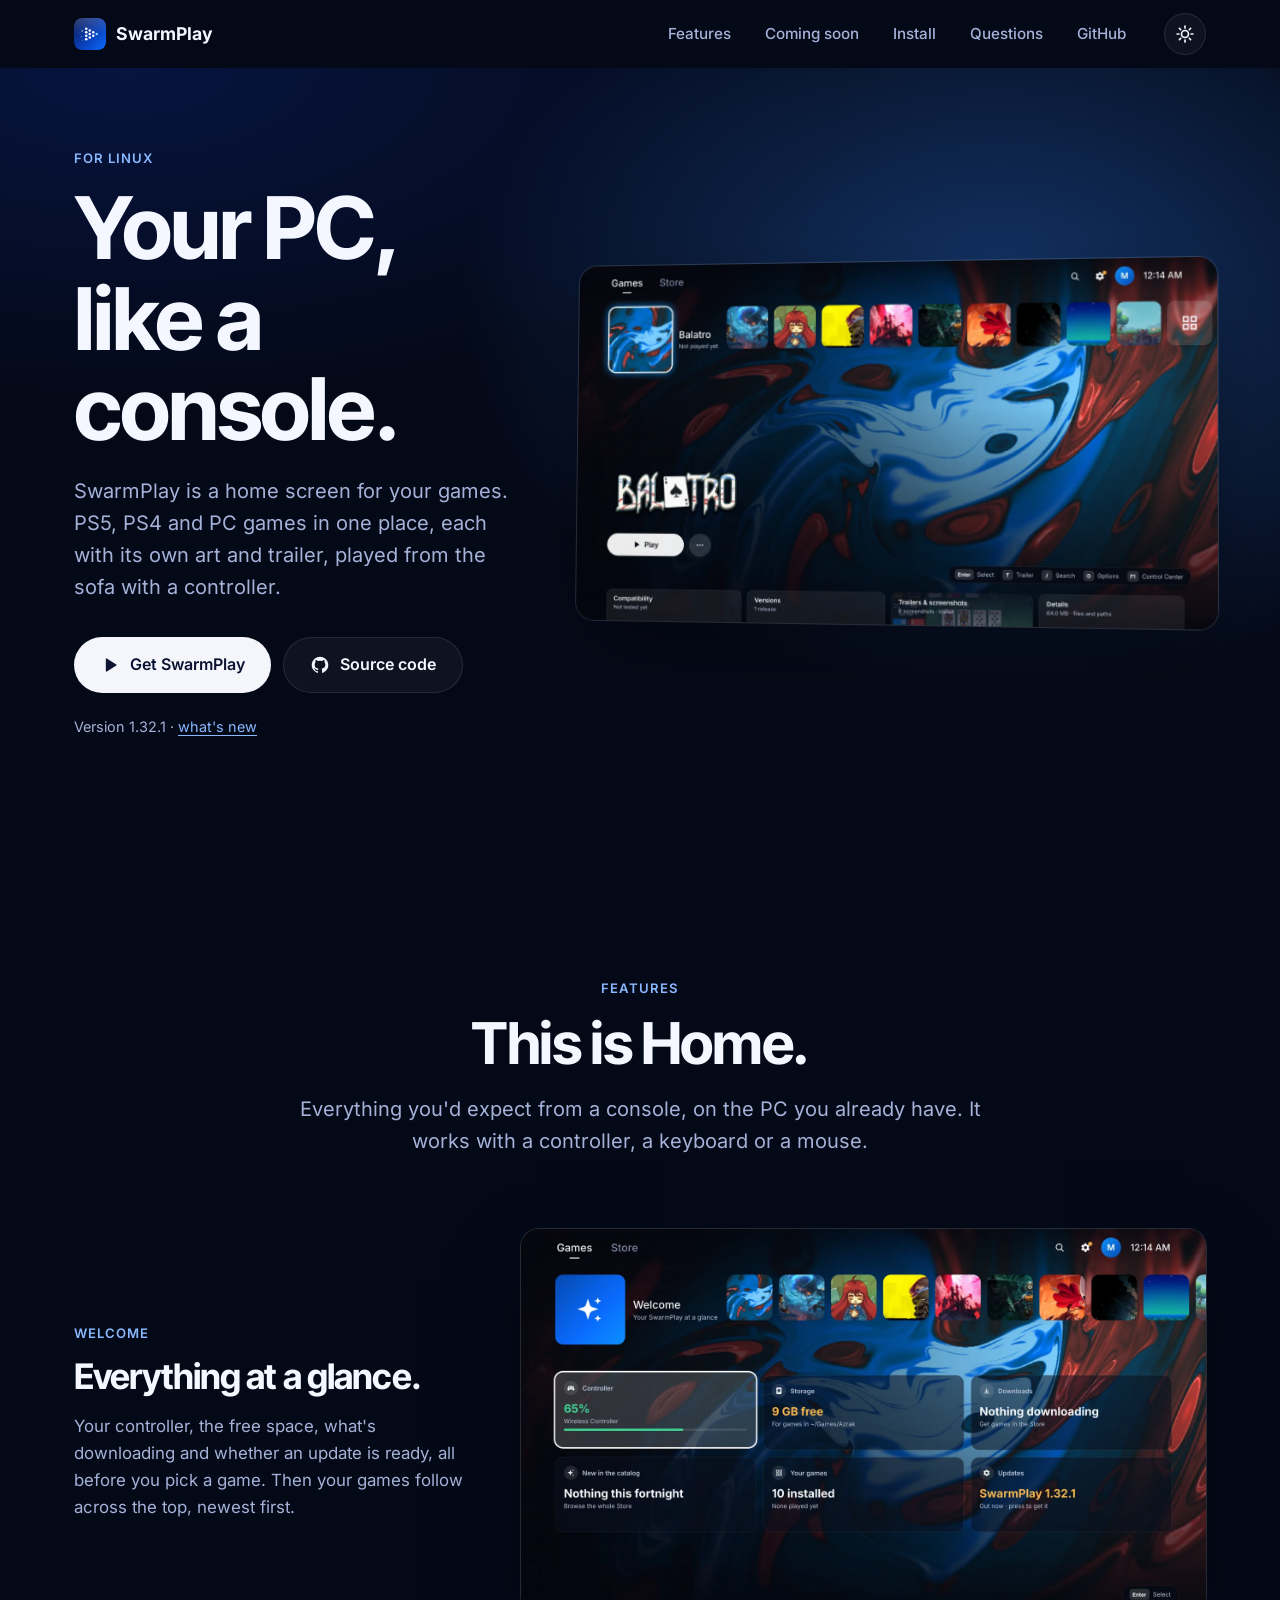
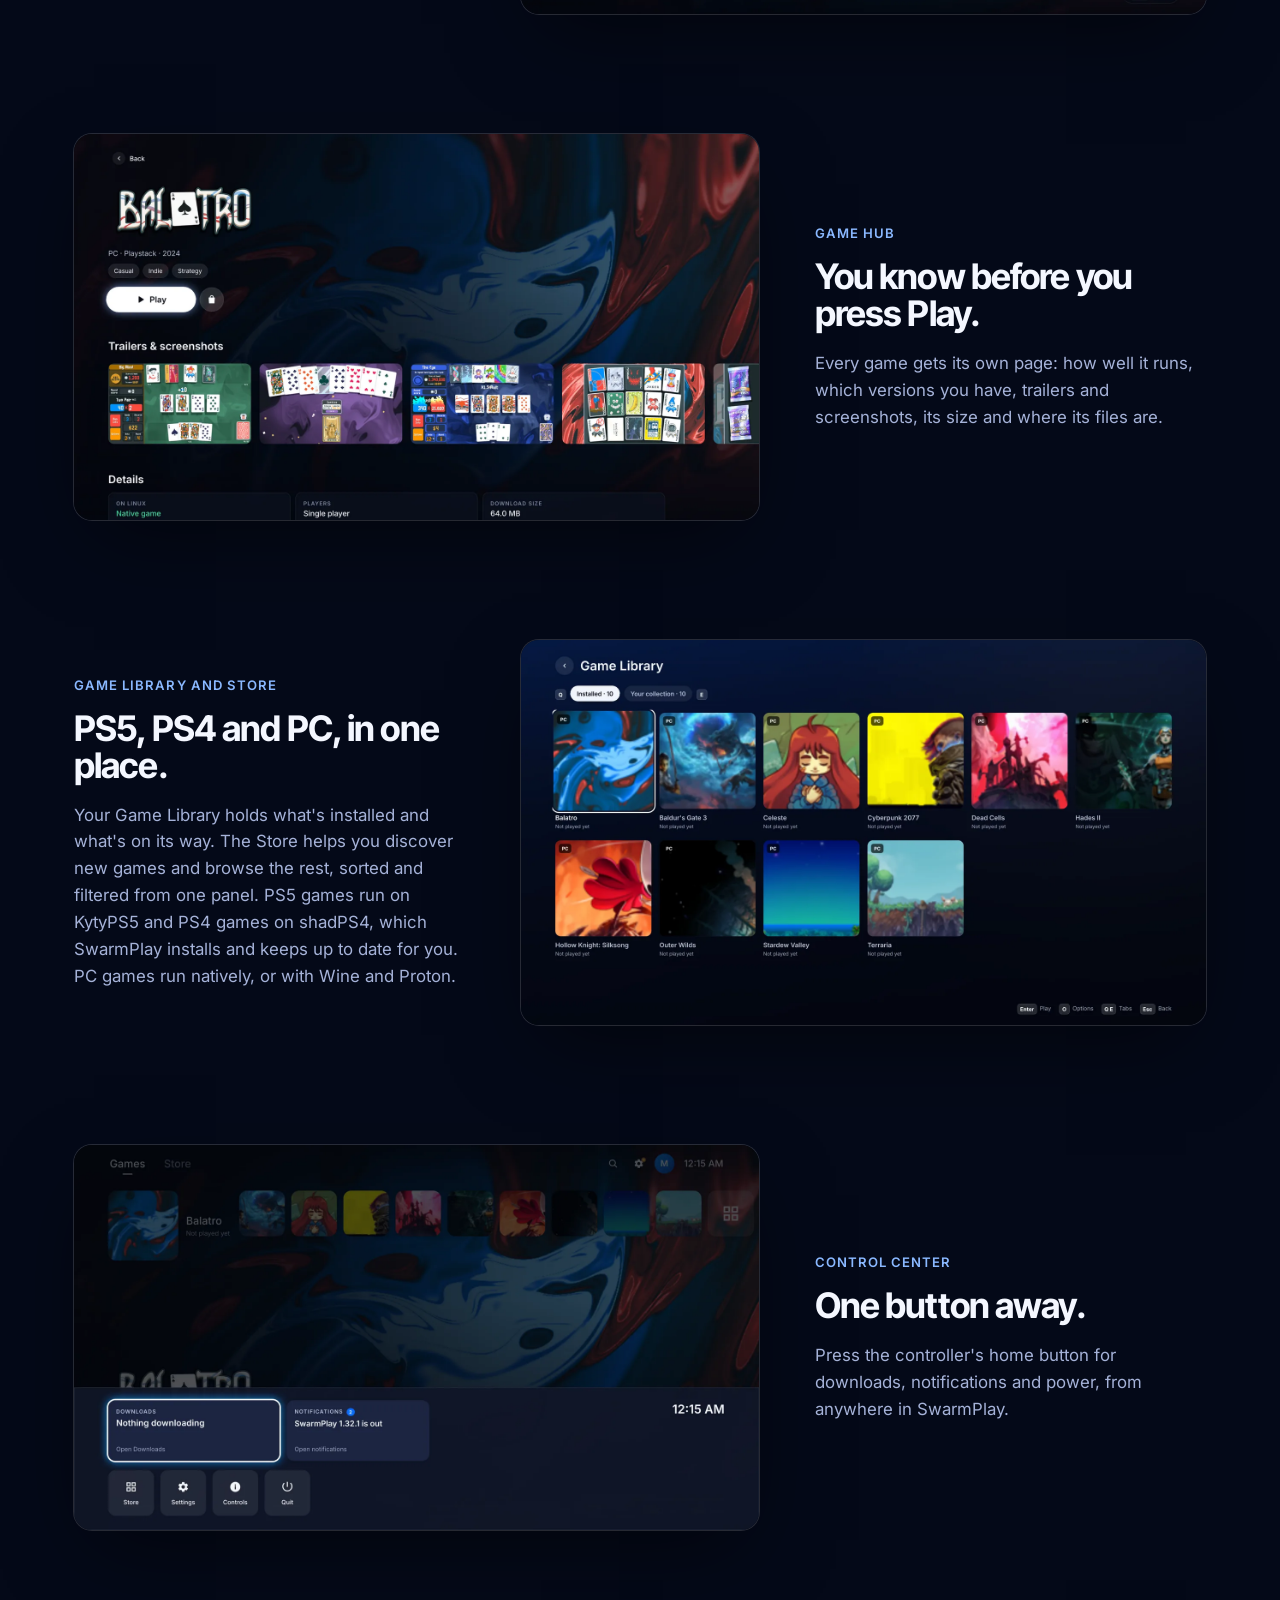
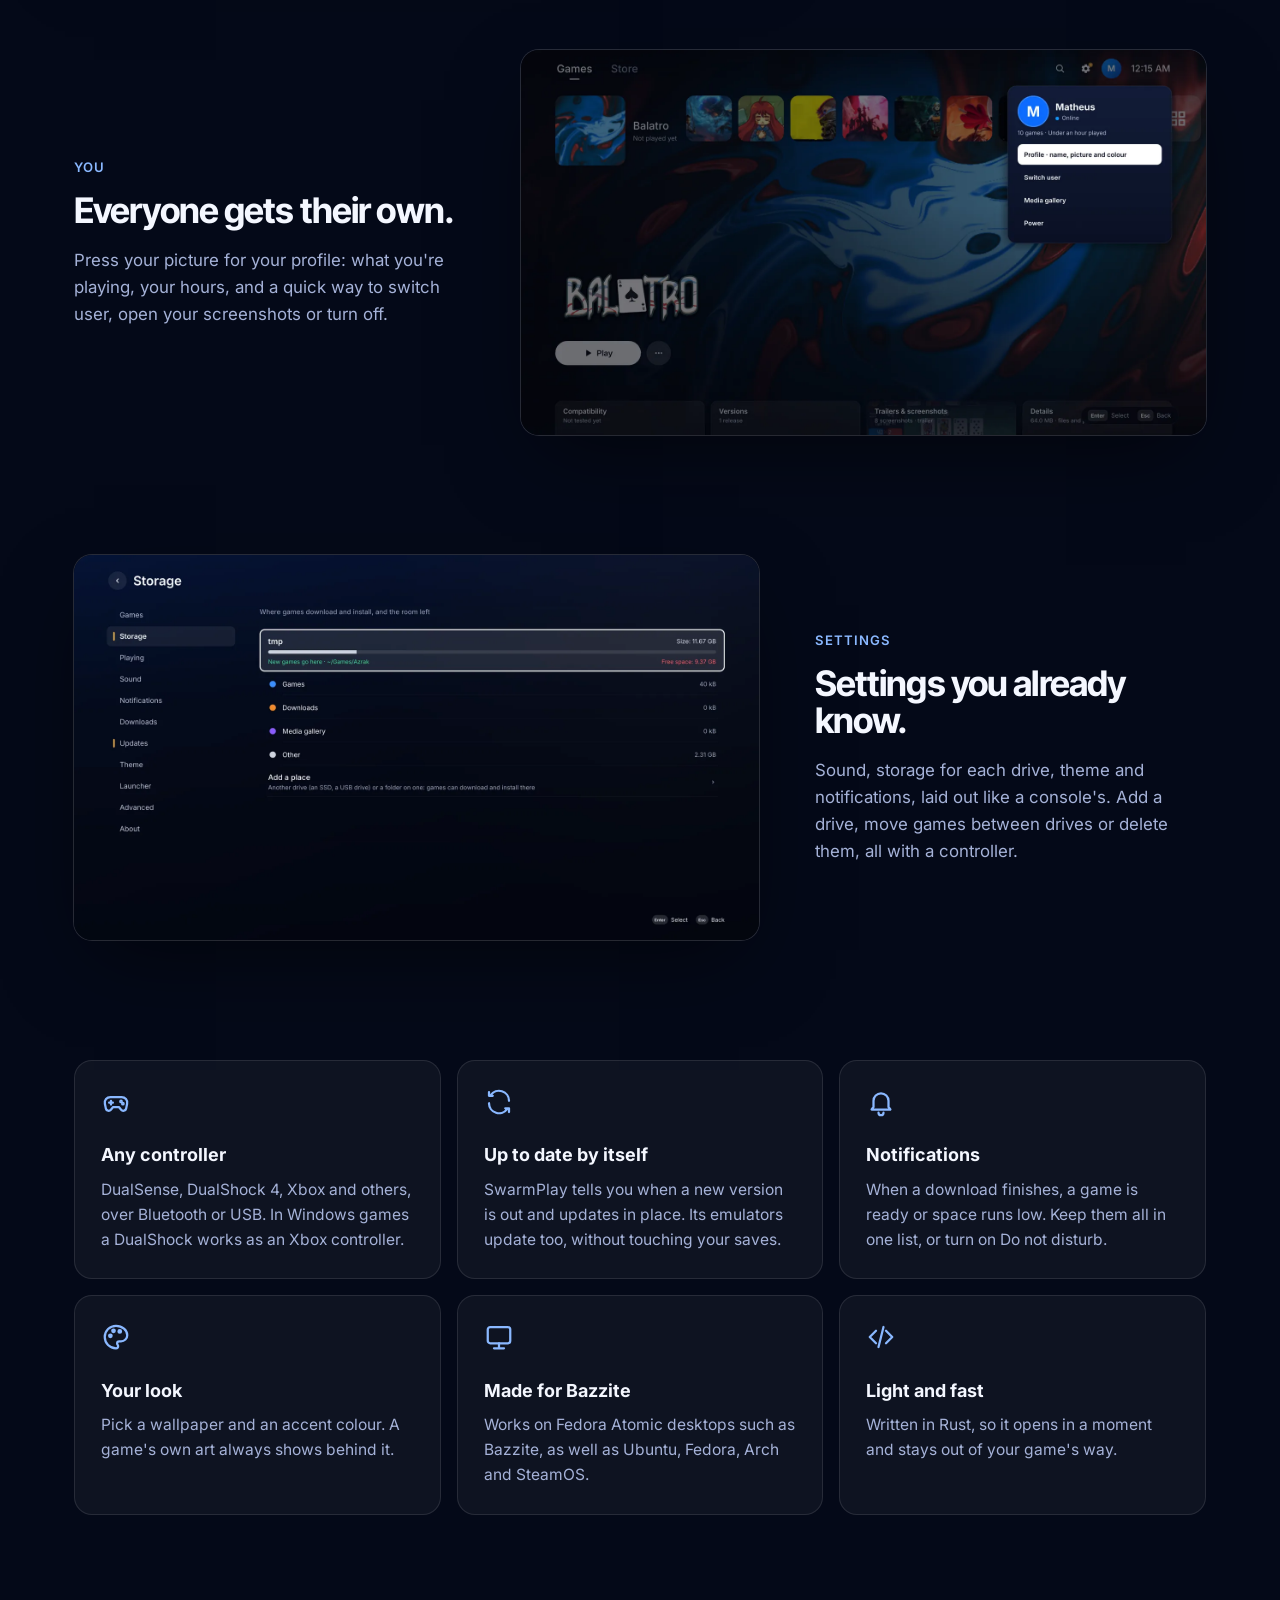
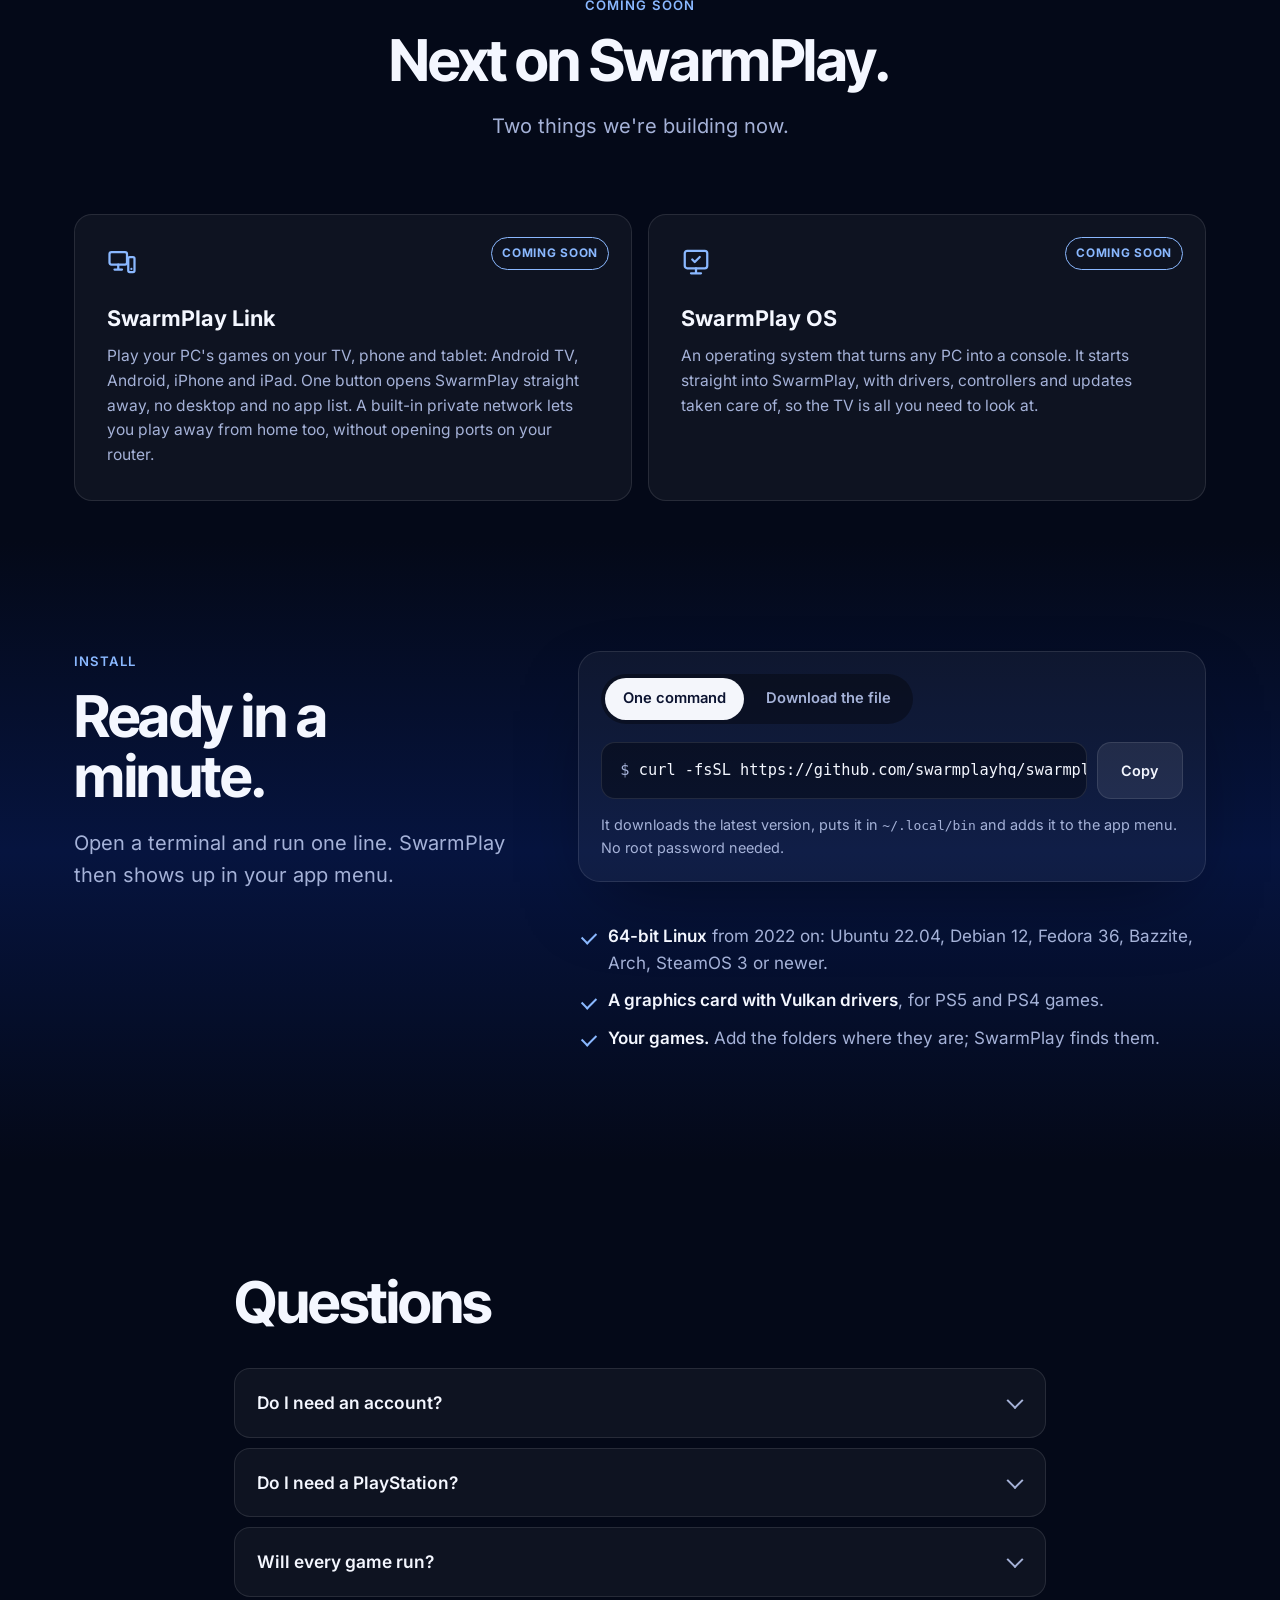
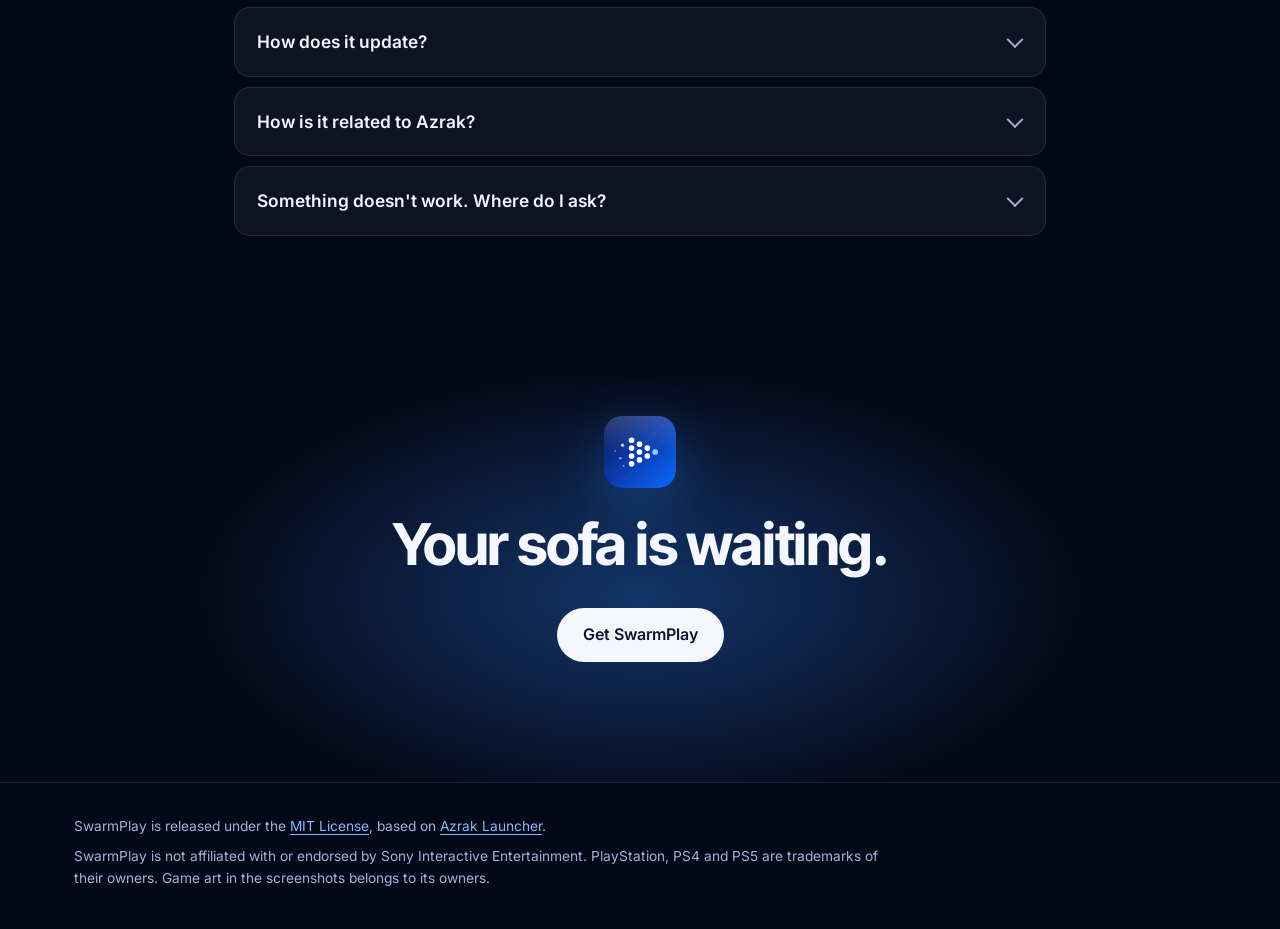
<file: index.html>
<!doctype html>
<html lang="en">
<head>
<meta charset="utf-8">
<meta name="viewport" content="width=device-width, initial-scale=1, viewport-fit=cover">
<title>SwarmPlay: your PC, like a console</title>
<meta name="description" content="SwarmPlay is a console-style home screen for Linux. PS5, PS4 and PC games in one place, played from the sofa with a controller.">
<meta name="theme-color" content="#06102e">
<link rel="canonical" href="https://swarmplayhq.github.io/">
<link rel="icon" href="assets/logo.svg" type="image/svg+xml">
<link rel="icon" href="assets/favicon-32.png" sizes="32x32" type="image/png">
<link rel="apple-touch-icon" href="assets/icon-180.png">
<meta property="og:type" content="website">
<meta property="og:site_name" content="SwarmPlay">
<meta property="og:title" content="SwarmPlay: your PC, like a console">
<meta property="og:description" content="PS5, PS4 and PC games on Linux, from the sofa, with a controller.">
<meta property="og:url" content="https://swarmplayhq.github.io/">
<meta property="og:image" content="https://swarmplayhq.github.io/assets/og.jpg">
<meta property="og:image:width" content="1200">
<meta property="og:image:height" content="630">
<meta name="twitter:card" content="summary_large_image">
<link rel="preload" href="assets/fonts/inter.woff2" as="font" type="font/woff2" crossorigin>
<link rel="stylesheet" href="assets/site.css">
<script>
  // Before the first paint: the saved theme (else dark), and room for site.js's entrances.
  document.documentElement.classList.add("js");
  try { var t = localStorage.getItem("theme"); if (t === "light" || t === "dark") document.documentElement.dataset.theme = t; } catch (e) {}
</script>
<script src="assets/site.js" defer></script>
</head>
<body>
<a class="skip" href="#main">Skip to content</a>

<header class="top" data-top>
  <nav class="wrap nav" aria-label="Main">
    <a class="brand" href="#top" aria-label="SwarmPlay, back to the top">
      <img src="assets/logo.svg" width="32" height="32" alt="">
      <span>SwarmPlay</span>
    </a>
    <div class="links">
      <a href="#home">Features</a>
      <a href="#soon">Coming soon</a>
      <a href="#get">Install</a>
      <a href="#faq">Questions</a>
      <a href="https://github.com/swarmplayhq/swarmplay" rel="noopener">GitHub</a>
    </div>
    <button class="round theme" type="button" data-theme-toggle aria-label="Switch to light theme">
      <svg class="sun" aria-hidden="true" viewBox="0 0 24 24" fill="none" stroke="currentColor" stroke-width="2" stroke-linecap="round"><circle cx="12" cy="12" r="4.2"/><path d="M12 2.5v2.2M12 19.3v2.2M2.5 12h2.2M19.3 12h2.2M5.3 5.3l1.6 1.6M17.1 17.1l1.6 1.6M5.3 18.7l1.6-1.6M17.1 6.9l1.6-1.6"/></svg>
      <svg class="moon" aria-hidden="true" viewBox="0 0 24 24" fill="none" stroke="currentColor" stroke-width="2" stroke-linecap="round" stroke-linejoin="round"><path d="M20 14.5A8.5 8.5 0 0 1 9.5 4a8.5 8.5 0 1 0 10.5 10.5z"/></svg>
    </button>
  </nav>
</header>

<main id="main">

<section class="hero" id="top">
  <div class="wrap hero-grid">
    <div class="hero-text">
      <p class="kicker reveal">For Linux</p>
      <h1 class="disp reveal">Your PC,<br>like a console.</h1>
      <p class="lead reveal">SwarmPlay is a home screen for your games. PS5, PS4 and PC games in one place, each with its own art and trailer, played from the sofa with a controller.</p>
      <div class="cta reveal">
        <a class="btn btn-white" href="#get">
          <svg aria-hidden="true" viewBox="0 0 24 24" fill="currentColor"><path d="M7 4.8v14.4a.8.8 0 0 0 1.2.7l11.3-7.2a.8.8 0 0 0 0-1.4L8.2 4.1A.8.8 0 0 0 7 4.8z"/></svg>
          Get SwarmPlay
        </a>
        <a class="btn btn-ghost" href="https://github.com/swarmplayhq/swarmplay" rel="noopener">
          <svg aria-hidden="true" viewBox="0 0 24 24" fill="currentColor"><path d="M12 2a10 10 0 0 0-3.16 19.49c.5.09.68-.22.68-.48v-1.7c-2.78.6-3.37-1.34-3.37-1.34-.45-1.16-1.11-1.47-1.11-1.47-.91-.62.07-.6.07-.6 1 .07 1.53 1.03 1.53 1.03.9 1.52 2.34 1.08 2.91.83.09-.65.35-1.09.63-1.34-2.22-.25-4.55-1.11-4.55-4.94 0-1.1.39-1.99 1.03-2.69-.1-.25-.45-1.27.1-2.65 0 0 .84-.27 2.75 1.02a9.6 9.6 0 0 1 5 0c1.91-1.29 2.75-1.02 2.75-1.02.55 1.38.2 2.4.1 2.65.64.7 1.03 1.6 1.03 2.69 0 3.84-2.34 4.68-4.57 4.93.36.31.68.92.68 1.85v2.74c0 .27.18.58.69.48A10 10 0 0 0 12 2z"/></svg>
          Source code
        </a>
      </div>
      <p class="meta reveal">Version <span data-version>1.32.1</span> · <a href="https://github.com/swarmplayhq/swarmplay/releases" rel="noopener">what's new</a></p>
    </div>
    <figure class="hero-shot reveal">
      <button class="shot" type="button" data-zoom aria-label="Enlarge: the Home screen">
        <img src="assets/shots/home.webp" width="1600" height="900" alt="SwarmPlay's Home screen: a row of games across the top, Balatro chosen and bigger, with its background art, logo, a Play button and its activity cards.">
      </button>
    </figure>
  </div>
</section>

<section class="wrap home" id="home" aria-labelledby="home-title">
  <header class="sec-head reveal">
    <p class="kicker">Features</p>
    <h2 class="disp" id="home-title">This is Home.</h2>
    <p class="lead">Everything you'd expect from a console, on the PC you already have. It works with a controller, a keyboard or a mouse.</p>
  </header>

  <article class="feature reveal">
    <div class="f-text">
      <p class="kicker">Welcome</p>
      <h3 class="disp">Everything at a glance.</h3>
      <p>Your controller, the free space, what's downloading and whether an update is ready, all before you pick a game. Then your games follow across the top, newest first.</p>
    </div>
    <button class="shot" type="button" data-zoom aria-label="Enlarge: the Welcome tile">
      <img src="assets/shots/welcome.webp" width="1600" height="900" loading="lazy" alt="The Welcome tile, with cards for controller, storage, downloads, new games, your games and updates.">
    </button>
  </article>

  <article class="feature flip reveal">
    <div class="f-text">
      <p class="kicker">Game Hub</p>
      <h3 class="disp">You know before you press Play.</h3>
      <p>Every game gets its own page: how well it runs, which versions you have, trailers and screenshots, its size and where its files are.</p>
    </div>
    <button class="shot" type="button" data-zoom aria-label="Enlarge: a Game Hub">
      <img src="assets/shots/hub.webp" width="1600" height="900" loading="lazy" alt="Balatro's Game Hub: its logo, genres, a Play button and a row of screenshots.">
    </button>
  </article>

  <article class="feature reveal">
    <div class="f-text">
      <p class="kicker">Game Library and Store</p>
      <h3 class="disp">PS5, PS4 and PC, in one place.</h3>
      <p>Your Game Library holds what's installed and what's on its way. The Store helps you discover new games and browse the rest, sorted and filtered from one panel. PS5 games run on KytyPS5 and PS4 games on shadPS4, which SwarmPlay installs and keeps up to date for you. PC games run natively, or with Wine and Proton.</p>
    </div>
    <button class="shot" type="button" data-zoom aria-label="Enlarge: the Game Library">
      <img src="assets/shots/game-library.webp" width="1600" height="900" loading="lazy" alt="The Game Library on Installed: covers of Balatro, Baldur's Gate 3, Celeste, Cyberpunk 2077, Dead Cells, Hades II, Hollow Knight Silksong, Outer Wilds, Stardew Valley and Terraria.">
    </button>
  </article>

  <article class="feature flip reveal">
    <div class="f-text">
      <p class="kicker">Control Center</p>
      <h3 class="disp">One button away.</h3>
      <p>Press the controller's home button for downloads, notifications and power, from anywhere in SwarmPlay.</p>
    </div>
    <button class="shot" type="button" data-zoom aria-label="Enlarge: the Control Center">
      <img src="assets/shots/control-center.webp" width="1600" height="900" loading="lazy" alt="The Control Center at the bottom of the screen: Downloads and Notifications cards, and Store, Settings, Controls and Quit buttons.">
    </button>
  </article>

  <article class="feature reveal">
    <div class="f-text">
      <p class="kicker">You</p>
      <h3 class="disp">Everyone gets their own.</h3>
      <p>Press your picture for your profile: what you're playing, your hours, and a quick way to switch user, open your screenshots or turn off.</p>
    </div>
    <button class="shot" type="button" data-zoom aria-label="Enlarge: the profile card">
      <img src="assets/shots/profile.webp" width="1600" height="900" loading="lazy" alt="The profile card at the top right of Home: the player's picture and name, Online, 10 games, and Profile, Switch user, Media gallery and Power.">
    </button>
  </article>

  <article class="feature flip reveal">
    <div class="f-text">
      <p class="kicker">Settings</p>
      <h3 class="disp">Settings you already know.</h3>
      <p>Sound, storage for each drive, theme and notifications, laid out like a console's. Add a drive, move games between drives or delete them, all with a controller.</p>
    </div>
    <button class="shot" type="button" data-zoom aria-label="Enlarge: Settings, Storage">
      <img src="assets/shots/settings-storage.webp" width="1600" height="900" loading="lazy" alt="Settings, Storage: a drive's size and free space, split into games, downloads, media and other.">
    </button>
  </article>

  <div class="extras">
    <div class="card reveal">
      <svg aria-hidden="true" viewBox="0 0 24 24" fill="none" stroke="currentColor" stroke-width="1.8" stroke-linecap="round" stroke-linejoin="round"><path d="M7.5 8h9a4.5 4.5 0 0 1 4.4 5.4l-.8 3.9a2.3 2.3 0 0 1-4 .9L14.3 16H9.7l-1.8 2.2a2.3 2.3 0 0 1-4-.9l-.8-3.9A4.5 4.5 0 0 1 7.5 8z"/><path d="M8 11v3M6.5 12.5h3"/><circle cx="16" cy="11.5" r=".6" fill="currentColor"/><circle cx="17.5" cy="13.3" r=".6" fill="currentColor"/></svg>
      <h3>Any controller</h3>
      <p>DualSense, DualShock 4, Xbox and others, over Bluetooth or USB. In Windows games a DualShock works as an Xbox controller.</p>
    </div>
    <div class="card reveal">
      <svg aria-hidden="true" viewBox="0 0 24 24" fill="none" stroke="currentColor" stroke-width="1.8" stroke-linecap="round" stroke-linejoin="round"><path d="M20 11a8 8 0 0 0-14.6-4.5M4 4v3h3M4 13a8 8 0 0 0 14.6 4.5M20 20v-3h-3"/></svg>
      <h3>Up to date by itself</h3>
      <p>SwarmPlay tells you when a new version is out and updates in place. Its emulators update too, without touching your saves.</p>
    </div>
    <div class="card reveal">
      <svg aria-hidden="true" viewBox="0 0 24 24" fill="none" stroke="currentColor" stroke-width="1.8" stroke-linecap="round" stroke-linejoin="round"><path d="M6 16V11a6 6 0 0 1 12 0v5l1.5 2h-15zM10 20.5a2 2 0 0 0 4 0"/></svg>
      <h3>Notifications</h3>
      <p>When a download finishes, a game is ready or space runs low. Keep them all in one list, or turn on Do not disturb.</p>
    </div>
    <div class="card reveal">
      <svg aria-hidden="true" viewBox="0 0 24 24" fill="none" stroke="currentColor" stroke-width="1.8" stroke-linecap="round" stroke-linejoin="round"><path d="M12 3a9 9 0 1 0 0 18c1.1 0 1.7-.8 1.7-1.6 0-1-.8-1.4-.8-2.3 0-.9.7-1.6 1.6-1.6H16a5 5 0 0 0 5-5C21 6.4 17 3 12 3z"/><circle cx="7.5" cy="11" r="1" fill="currentColor"/><circle cx="10" cy="7" r="1" fill="currentColor"/><circle cx="15" cy="7.5" r="1" fill="currentColor"/></svg>
      <h3>Your look</h3>
      <p>Pick a wallpaper and an accent colour. A game's own art always shows behind it.</p>
    </div>
    <div class="card reveal">
      <svg aria-hidden="true" viewBox="0 0 24 24" fill="none" stroke="currentColor" stroke-width="1.8" stroke-linecap="round" stroke-linejoin="round"><rect x="3" y="4" width="18" height="13" rx="2"/><path d="M8 21h8M12 17v4"/></svg>
      <h3>Made for Bazzite</h3>
      <p>Works on Fedora Atomic desktops such as Bazzite, as well as Ubuntu, Fedora, Arch and SteamOS.</p>
    </div>
    <div class="card reveal">
      <svg aria-hidden="true" viewBox="0 0 24 24" fill="none" stroke="currentColor" stroke-width="1.8" stroke-linecap="round" stroke-linejoin="round"><path d="M8 7l-5 5 5 5M16 7l5 5-5 5M14 4l-4 16"/></svg>
      <h3>Light and fast</h3>
      <p>Written in Rust, so it opens in a moment and stays out of your game's way.</p>
    </div>
  </div>
</section>

<section class="wrap soon" id="soon" aria-labelledby="soon-title">
  <header class="sec-head reveal">
    <p class="kicker">Coming soon</p>
    <h2 class="disp" id="soon-title">Next on SwarmPlay.</h2>
    <p class="lead">Two things we're building now.</p>
  </header>
  <div class="soon-grid">
    <div class="card soon-card reveal">
      <span class="soon-badge">Coming soon</span>
      <svg aria-hidden="true" viewBox="0 0 24 24" fill="none" stroke="currentColor" stroke-width="1.8" stroke-linecap="round" stroke-linejoin="round"><rect x="2" y="4" width="14" height="10" rx="1.6"/><path d="M6 18h6M9 14v4"/><rect x="17" y="8" width="5" height="12" rx="1.2"/><path d="M19.5 17.5h.01"/></svg>
      <h3>SwarmPlay Link</h3>
      <p>Play your PC's games on your TV, phone and tablet: Android TV, Android, iPhone and iPad. One button opens SwarmPlay straight away, no desktop and no app list. A built-in private network lets you play away from home too, without opening ports on your router.</p>
    </div>
    <div class="card soon-card reveal">
      <span class="soon-badge">Coming soon</span>
      <svg aria-hidden="true" viewBox="0 0 24 24" fill="none" stroke="currentColor" stroke-width="1.8" stroke-linecap="round" stroke-linejoin="round"><rect x="3" y="3" width="18" height="14" rx="2"/><path d="M8 21h8M12 17v4M9 10l2 2 4-4"/></svg>
      <h3>SwarmPlay OS</h3>
      <p>An operating system that turns any PC into a console. It starts straight into SwarmPlay, with drivers, controllers and updates taken care of, so the TV is all you need to look at.</p>
    </div>
  </div>
</section>

<section class="get" id="get" aria-labelledby="get-title">
  <div class="wrap get-grid">
    <header class="reveal">
      <p class="kicker">Install</p>
      <h2 class="disp" id="get-title">Ready in a minute.</h2>
      <p class="lead">Open a terminal and run one line. SwarmPlay then shows up in your app menu.</p>
    </header>

    <div class="panel reveal">
      <div class="tabs" role="tablist" aria-label="How to install">
        <button type="button" role="tab" id="tab-cmd" aria-controls="panel-cmd" aria-selected="true">One command</button>
        <button type="button" role="tab" id="tab-file" aria-controls="panel-file" aria-selected="false" tabindex="-1">Download the file</button>
      </div>
      <div class="tab-panel" id="panel-cmd" role="tabpanel" aria-labelledby="tab-cmd">
        <div class="cmd">
          <code tabindex="0" aria-label="Install command"><span class="p">$ </span><span data-command>curl -fsSL https://github.com/swarmplayhq/swarmplay/releases/latest/download/swarmplay-linux-x86_64.tar.gz | tar xz &amp;&amp; ./swarmplay-linux-x86_64/install.sh</span></code>
          <button class="copy" type="button" data-copy>Copy</button>
        </div>
        <p class="small">It downloads the latest version, puts it in <code>~/.local/bin</code> and adds it to the app menu. No root password needed.</p>
      </div>
      <div class="tab-panel" id="panel-file" role="tabpanel" aria-labelledby="tab-file" hidden>
        <a class="btn btn-white" href="https://github.com/swarmplayhq/swarmplay/releases/latest/download/swarmplay-linux-x86_64.tar.gz">
          <svg aria-hidden="true" viewBox="0 0 24 24" fill="none" stroke="currentColor" stroke-width="2.2" stroke-linecap="round" stroke-linejoin="round"><path d="M12 4v11M7 10l5 5 5-5M5 20h14"/></svg>
          swarmplay-linux-x86_64.tar.gz
        </a>
        <p class="small">Unpack it and run <code>install.sh</code> in the folder. To remove SwarmPlay later, run <code>install.sh --uninstall</code>; your settings stay.</p>
      </div>
    </div>

    <ul class="needs reveal" aria-label="What your PC needs">
      <li><strong>64-bit Linux</strong> from 2022 on: Ubuntu 22.04, Debian 12, Fedora 36, Bazzite, Arch, SteamOS 3 or newer.</li>
      <li><strong>A graphics card with Vulkan drivers</strong>, for PS5 and PS4 games.</li>
      <li><strong>Your games.</strong> Add the folders where they are; SwarmPlay finds them.</li>
    </ul>
  </div>
</section>

<section class="wrap faq" id="faq" aria-labelledby="faq-title">
  <h2 class="disp reveal" id="faq-title">Questions</h2>
  <div class="qa">
    <details class="reveal">
      <summary>Do I need an account?</summary>
      <p>No. There's no account to make and no ads. Install it and play.</p>
    </details>
    <details class="reveal">
      <summary>Do I need a PlayStation?</summary>
      <p>No. PS5 games run on the <a href="https://github.com/KytyPS5/KytyPS5" rel="noopener">KytyPS5</a> emulator and PS4 games on <a href="https://github.com/shadps4-emu/shadPS4" rel="noopener">shadPS4</a>, right on your PC. SwarmPlay sets both up for you. You bring the games you own.</p>
    </details>
    <details class="reveal">
      <summary>Will every game run?</summary>
      <p>Not yet. PS5 and PS4 emulation is still being worked on, so some games don't start or don't get far. Each game's Hub shows how far it gets, so you know before you press Play. PC games show their ProtonDB rating.</p>
    </details>
    <details class="reveal">
      <summary>How does it update?</summary>
      <p>SwarmPlay checks for a new version by itself, lets you know with a notification, and updates in place when you say so. Every version is on <a href="https://github.com/swarmplayhq/swarmplay/releases" rel="noopener">GitHub</a>.</p>
    </details>
    <details class="reveal">
      <summary>How is it related to Azrak?</summary>
      <p>SwarmPlay started as a fork of <a href="https://github.com/AzrakHQ/azrak-launcher" rel="noopener">Azrak Launcher</a>, with a console-style redesign and fixes for Fedora Atomic desktops. It keeps Azrak's folders, so switching keeps your games and settings.</p>
    </details>
    <details class="reveal">
      <summary>Something doesn't work. Where do I ask?</summary>
      <p>Open an issue on <a href="https://github.com/swarmplayhq/swarmplay/issues" rel="noopener">GitHub</a> and say what you did and what happened. A screenshot helps.</p>
    </details>
  </div>
</section>

<section class="end" aria-labelledby="end-title">
  <div class="wrap reveal">
    <img src="assets/logo.svg" width="72" height="72" alt="">
    <h2 class="disp" id="end-title">Your sofa is waiting.</h2>
    <a class="btn btn-white" href="#get">Get SwarmPlay</a>
  </div>
</section>

</main>

<footer class="foot">
  <div class="wrap">
    <p>SwarmPlay is released under the <a href="https://github.com/swarmplayhq/swarmplay/blob/main/LICENSE" rel="noopener">MIT License</a>, based on <a href="https://github.com/AzrakHQ/azrak-launcher" rel="noopener">Azrak Launcher</a>.</p>
    <p>SwarmPlay is not affiliated with or endorsed by Sony Interactive Entertainment. PlayStation, PS4 and PS5 are trademarks of their owners. Game art in the screenshots belongs to its owners.</p>
  </div>
</footer>

<dialog class="zoom" data-zoom-dialog aria-label="Screenshot">
  <img alt="">
  <button class="round close" type="button" data-zoom-close aria-label="Close">
    <svg aria-hidden="true" viewBox="0 0 24 24" fill="none" stroke="currentColor" stroke-width="2.2" stroke-linecap="round"><path d="M6 6l12 12M18 6L6 18"/></svg>
  </button>
</dialog>
</body>
</html>
</file>
<file: assets/site.css>
/* SwarmPlay's website. Dark by default, like the launcher; [data-theme="light"] for the light one. */

@font-face { font-family: "Inter"; src: url(fonts/inter.woff2) format("woff2"); font-weight: 400 700; font-display: swap; }
@font-face { font-family: "Inter Tight"; src: url(fonts/inter-tight.woff2) format("woff2"); font-weight: 500 700; font-display: swap; }

:root {
  color-scheme: dark;
  --page: #040918;
  --page-2: #06143f;
  --card: rgba(255, 255, 255, 0.045);
  --card-hover: rgba(255, 255, 255, 0.08);
  --line: rgba(255, 255, 255, 0.1);
  --ink: #f4f7ff;
  --mute: #a5b2d8;
  --accent: #2f86ff;
  --accent-ink: #8ab8ff;
  --glow: rgba(47, 134, 255, 0.35);
  --white-btn: #f4f6fb;
  --white-btn-ink: #0b1330;
  --shot-edge: rgba(255, 255, 255, 0.14);
  --header: rgba(4, 9, 24, 0.72);
  --code: rgba(0, 0, 0, 0.35);
  --radius: 18px;
  --ease: cubic-bezier(0.22, 1, 0.36, 1);
}

[data-theme="light"] {
  color-scheme: light;
  --page: #f3f6fd;
  --page-2: #dfe8ff;
  --card: #ffffff;
  --card-hover: #ffffff;
  --line: rgba(11, 19, 48, 0.1);
  --ink: #0b1330;
  --mute: #4d5a80;
  --accent: #0a5ae0;
  --accent-ink: #0a4fc4;
  --glow: rgba(10, 90, 224, 0.22);
  --white-btn: #0b1330;
  --white-btn-ink: #ffffff;
  --shot-edge: rgba(11, 19, 48, 0.12);
  --header: rgba(243, 246, 253, 0.8);
  --code: #eef2fb;
}

* { box-sizing: border-box; }
html { scroll-behavior: smooth; scroll-padding-top: 80px; -webkit-text-size-adjust: 100%; }
body {
  margin: 0;
  background: var(--page);
  color: var(--ink);
  font: 400 17px/1.6 "Inter", system-ui, -apple-system, "Segoe UI", Roboto, sans-serif;
  -webkit-font-smoothing: antialiased;
  transition: background-color 0.4s var(--ease), color 0.4s var(--ease);
}
img { max-width: 100%; height: auto; display: block; }
a { color: var(--accent-ink); text-decoration-thickness: 1px; text-underline-offset: 3px; }
a:hover { text-decoration-thickness: 2px; }
code { font-family: ui-monospace, "SF Mono", "Cascadia Mono", "DejaVu Sans Mono", monospace; font-size: 0.9em; }
:focus-visible { outline: 3px solid var(--accent); outline-offset: 3px; border-radius: 10px; }

.wrap { width: min(1180px, 100%); margin-inline: auto; padding-inline: 24px; }
.skip { position: absolute; left: 16px; top: -60px; z-index: 50; background: var(--white-btn); color: var(--white-btn-ink); padding: 10px 16px; border-radius: 999px; }
.skip:focus { top: 12px; }

.disp { font-family: "Inter Tight", "Inter", system-ui, sans-serif; font-weight: 700; letter-spacing: -0.025em; line-height: 1.05; margin: 0; }
h1.disp { font-size: clamp(2.8rem, 7vw, 5.4rem); }
h2.disp { font-size: clamp(2.2rem, 5vw, 3.6rem); }
h3.disp { font-size: clamp(1.6rem, 3vw, 2.2rem); }
.kicker { margin: 0 0 14px; font-size: 0.82rem; font-weight: 600; letter-spacing: 0.08em; text-transform: uppercase; color: var(--accent-ink); }
.lead { font-size: clamp(1.05rem, 1.6vw, 1.25rem); color: var(--mute); max-width: 36em; margin: 20px 0 0; }
.small { font-size: 0.9rem; color: var(--mute); margin: 14px 0 0; }

/* Header */
.top { position: sticky; top: 0; z-index: 20; padding-top: env(safe-area-inset-top, 0px); transition: background-color 0.3s var(--ease), box-shadow 0.3s var(--ease); }
.top.scrolled { background: var(--header); backdrop-filter: blur(16px) saturate(1.4); -webkit-backdrop-filter: blur(16px) saturate(1.4); box-shadow: 0 1px 0 var(--line); }
.nav { display: flex; align-items: center; gap: 24px; height: 68px; }
.brand { display: flex; align-items: center; gap: 10px; color: var(--ink); text-decoration: none; font-weight: 700; font-size: 1.1rem; }
.brand img { border-radius: 8px; }
.links { display: flex; gap: 6px; margin-left: auto; }
.links a { color: var(--mute); text-decoration: none; font-weight: 500; font-size: 0.95rem; padding: 8px 14px; border-radius: 999px; transition: color 0.2s, background-color 0.2s; }
.links a:hover { color: var(--ink); background: var(--card-hover); }
.round { display: grid; place-items: center; width: 42px; height: 42px; border-radius: 50%; border: 1px solid var(--line); background: var(--card); color: var(--ink); cursor: pointer; transition: transform 0.25s var(--ease), background-color 0.2s, box-shadow 0.25s var(--ease); }
.round:hover { background: var(--card-hover); box-shadow: 0 0 0 2px var(--ink); }
.round svg { width: 20px; height: 20px; }
.theme .moon { display: none; }
[data-theme="light"] .theme .sun { display: none; }
[data-theme="light"] .theme .moon { display: block; }

/* Buttons: a white pill like the launcher's Play, and a quiet one */
.btn { display: inline-flex; align-items: center; gap: 10px; padding: 14px 26px; border-radius: 999px; font-weight: 600; font-size: 1rem; text-decoration: none; transition: transform 0.25s var(--ease), box-shadow 0.25s var(--ease), background-color 0.2s; }
.btn svg { width: 20px; height: 20px; flex: none; }
.btn-white { background: var(--white-btn); color: var(--white-btn-ink); }
.btn-white:hover { transform: translateY(-2px) scale(1.02); box-shadow: 0 0 0 3px var(--page), 0 0 0 5px var(--white-btn), 0 12px 32px var(--glow); text-decoration: none; }
.btn-ghost { color: var(--ink); border: 1px solid var(--line); background: var(--card); }
.btn-ghost:hover { background: var(--card-hover); transform: translateY(-2px); text-decoration: none; }

/* Hero */
.hero {
  position: relative;
  padding: 56px 0 96px;
  background:
    radial-gradient(60% 70% at 78% 30%, var(--glow), transparent 70%),
    radial-gradient(80% 60% at 10% 0%, var(--page-2), transparent 70%);
  overflow: hidden;
}
.hero-grid { display: grid; grid-template-columns: minmax(0, 5fr) minmax(0, 7fr); gap: 56px; align-items: center; }
.hero-text { padding-block: 24px; }
.cta { display: flex; flex-wrap: wrap; gap: 12px; margin-top: 34px; }
.meta { margin: 22px 0 0; font-size: 0.9rem; color: var(--mute); }
.hero-shot { margin: 0; perspective: 1600px; }
.hero-shot .shot { transform: rotateY(-8deg) rotateX(2deg); transform-origin: left center; }
.hero-shot .shot:hover { transform: rotateY(-3deg) rotateX(1deg) scale(1.01); }

/* Screenshots: a frame with the launcher's focus glow on hover */
.shot {
  display: block; width: 100%; padding: 0; border: 0; cursor: zoom-in; background: none;
  border-radius: var(--radius); overflow: hidden;
  box-shadow: 0 0 0 1px var(--shot-edge), 0 30px 80px -20px rgba(0, 0, 0, 0.55);
  transition: transform 0.5s var(--ease), box-shadow 0.4s var(--ease);
}
.shot img { width: 100%; aspect-ratio: 16 / 9; object-fit: cover; }
.shot:hover { transform: translateY(-4px) scale(1.01); box-shadow: 0 0 0 2px var(--ink), 0 0 40px var(--glow), 0 30px 80px -20px rgba(0, 0, 0, 0.55); }

/* Features */
.home { padding-block: 120px 80px; }
.sec-head { text-align: center; margin-bottom: 72px; }
.sec-head .lead { margin-inline: auto; }
.feature { display: grid; grid-template-columns: minmax(0, 4fr) minmax(0, 7fr); gap: 56px; align-items: center; margin-bottom: 120px; }
.feature.flip { grid-template-columns: minmax(0, 7fr) minmax(0, 4fr); }
.feature.flip .f-text { order: 2; }
.f-text p:not(.kicker) { color: var(--mute); margin: 18px 0 0; font-size: 1.05rem; }

.extras { display: grid; grid-template-columns: repeat(3, minmax(0, 1fr)); gap: 16px; }
.card { background: var(--card); border: 1px solid var(--line); border-radius: var(--radius); padding: 26px; transition: transform 0.35s var(--ease), box-shadow 0.35s var(--ease), background-color 0.2s; }
.card:hover { transform: translateY(-3px); background: var(--card-hover); box-shadow: 0 0 0 2px var(--ink), 0 0 30px var(--glow); }
.card svg { width: 30px; height: 30px; color: var(--accent-ink); }
.card h3 { margin: 16px 0 8px; font-size: 1.12rem; }
.card p { margin: 0; color: var(--mute); font-size: 0.97rem; }

/* Install */
/* Coming soon */
.soon { padding-bottom: 40px; }
.soon-grid { display: grid; grid-template-columns: repeat(2, minmax(0, 1fr)); gap: 16px; }
.soon-card { position: relative; padding: 32px; }
.soon-card h3 { font-size: 1.35rem; }
.soon-badge { position: absolute; top: 22px; right: 22px; font-size: 0.74rem; font-weight: 700; letter-spacing: 0.06em; text-transform: uppercase; padding: 6px 10px; border-radius: 999px; color: var(--accent-ink); border: 1px solid currentColor; }
@media (max-width: 760px) { .soon-grid { grid-template-columns: 1fr; } }
.get { padding-block: 110px; background: linear-gradient(180deg, transparent, var(--page-2) 50%, transparent); }
.get-grid { display: grid; grid-template-columns: minmax(0, 5fr) minmax(0, 7fr); gap: 32px 56px; align-items: start; }
.panel { background: var(--card); border: 1px solid var(--line); border-radius: 22px; padding: 22px; box-shadow: 0 30px 80px -30px rgba(0, 0, 0, 0.5); }
.tabs { display: inline-flex; gap: 4px; padding: 4px; border-radius: 999px; background: var(--code); margin-bottom: 18px; }
.tabs button { border: 0; background: none; color: var(--mute); font: inherit; font-weight: 600; font-size: 0.92rem; padding: 9px 18px; border-radius: 999px; cursor: pointer; transition: background-color 0.25s var(--ease), color 0.25s; }
.tabs button[aria-selected="true"] { background: var(--white-btn); color: var(--white-btn-ink); }
.tab-panel { animation: fade-in 0.35s var(--ease); }
.cmd { display: flex; align-items: stretch; gap: 10px; }
.cmd code { flex: 1; min-width: 0; display: block; padding: 16px 18px; border-radius: 14px; background: var(--code); border: 1px solid var(--line); overflow-x: auto; white-space: nowrap; line-height: 1.5; color: var(--ink); }
.cmd .p { color: var(--mute); user-select: none; }
.copy { flex: none; border: 1px solid var(--line); background: var(--card-hover); color: var(--ink); font: inherit; font-weight: 600; font-size: 0.9rem; padding: 0 18px; border-radius: 14px; cursor: pointer; min-width: 86px; transition: background-color 0.2s, box-shadow 0.25s var(--ease); }
.copy:hover { box-shadow: 0 0 0 2px var(--ink); }
.copy.done { background: #1f9d55; border-color: transparent; color: #fff; }
.needs { grid-column: 2; list-style: none; margin: 0; padding: 0; display: grid; gap: 10px; }
.needs li { position: relative; padding-left: 30px; color: var(--mute); }
.needs li::before { content: ""; position: absolute; left: 4px; top: 0.55em; width: 12px; height: 7px; border-left: 2.5px solid var(--accent-ink); border-bottom: 2.5px solid var(--accent-ink); transform: rotate(-45deg); }
.needs strong { color: var(--ink); font-weight: 600; }

/* Questions */
.faq { padding-block: 110px 80px; max-width: 860px; }
.faq h2 { margin-bottom: 36px; }
.qa { display: grid; gap: 10px; }
details { background: var(--card); border: 1px solid var(--line); border-radius: 16px; transition: background-color 0.2s, box-shadow 0.3s var(--ease); }
details:hover { background: var(--card-hover); }
details[open] { box-shadow: 0 0 0 1px var(--shot-edge); }
summary { list-style: none; cursor: pointer; padding: 20px 56px 20px 22px; font-weight: 600; font-size: 1.08rem; position: relative; border-radius: 16px; }
summary::-webkit-details-marker { display: none; }
summary::after { content: ""; position: absolute; right: 24px; top: 50%; width: 10px; height: 10px; border-right: 2px solid var(--mute); border-bottom: 2px solid var(--mute); transform: translateY(-70%) rotate(45deg); transition: transform 0.35s var(--ease); }
details[open] summary::after { transform: translateY(-30%) rotate(-135deg); }
details p { margin: 0; padding: 0 22px 22px; color: var(--mute); }
details[open] p { animation: fade-in 0.4s var(--ease); }

/* The end */
.end { padding-block: 100px 120px; text-align: center; background: radial-gradient(50% 70% at 50% 60%, var(--glow), transparent 70%); }
.end img { margin: 0 auto 26px; border-radius: 18px; box-shadow: 0 20px 60px var(--glow); }
.end h2 { margin-bottom: 34px; }

.foot { border-top: 1px solid var(--line); padding-block: 32px calc(32px + env(safe-area-inset-bottom, 0px)); color: var(--mute); font-size: 0.86rem; }
.foot p { margin: 0 0 8px; max-width: 60em; }

/* Screenshot, full size */
.zoom { border: 0; padding: 0; background: none; max-width: min(96vw, 1800px); width: 100%; overflow: visible; }
.zoom::backdrop { background: rgba(2, 5, 14, 0.86); backdrop-filter: blur(6px); }
.zoom img { width: 100%; border-radius: 14px; box-shadow: 0 0 0 1px rgba(255, 255, 255, 0.15), 0 40px 120px rgba(0, 0, 0, 0.7); }
.zoom[open] { animation: zoom-in 0.4s var(--ease); }
.zoom[open]::backdrop { animation: fade-in 0.3s var(--ease); }
.zoom .close { position: absolute; top: -54px; right: 0; background: rgba(255, 255, 255, 0.12); color: #fff; border-color: rgba(255, 255, 255, 0.2); }

/* Things slide up into place as they scroll in (only once the script is running) */
.js .reveal { opacity: 0; transform: translateY(28px); transition: opacity 0.8s var(--ease), transform 0.8s var(--ease); }
.js .reveal.in { opacity: 1; transform: none; }
.js .hero .reveal:nth-child(2) { transition-delay: 0.08s; }
.js .hero .reveal:nth-child(3) { transition-delay: 0.16s; }
.js .hero .reveal:nth-child(4) { transition-delay: 0.24s; }
.js .hero .reveal:nth-child(5) { transition-delay: 0.32s; }
.js .hero-shot.reveal { transform: translateX(40px); transition-delay: 0.2s; transition-duration: 1.1s; }
.js .hero-shot.reveal.in { transform: none; }
.js .extras .card:nth-child(3n+2) { transition-delay: 0.08s; }
.js .extras .card:nth-child(3n) { transition-delay: 0.16s; }

@keyframes fade-in { from { opacity: 0; transform: translateY(6px); } to { opacity: 1; transform: none; } }
@keyframes zoom-in { from { opacity: 0; transform: scale(0.94); } to { opacity: 1; transform: none; } }

@media (max-width: 960px) {
  .hero { padding-top: 24px; }
  .hero-grid, .get-grid, .feature, .feature.flip { grid-template-columns: minmax(0, 1fr); gap: 32px; }
  .feature.flip .f-text { order: 0; }
  .feature { margin-bottom: 80px; }
  .hero-shot .shot, .hero-shot .shot:hover { transform: none; }
  .needs { grid-column: auto; }
  .extras { grid-template-columns: repeat(2, minmax(0, 1fr)); }
}
@media (max-width: 640px) {
  body { font-size: 16px; }
  .wrap { padding-inline: 18px; }
  .links a:not(:last-child) { display: none; }
  .nav { gap: 12px; }
  .home, .get, .faq { padding-block: 72px; }
  .sec-head { margin-bottom: 48px; text-align: left; }
  .extras { grid-template-columns: minmax(0, 1fr); }
  .cmd { flex-direction: column; }
  .copy { padding: 12px; }
  .btn { padding: 13px 22px; }
}

@media (prefers-reduced-motion: reduce) {
  html { scroll-behavior: auto; }
  *, *::before, *::after { animation: none !important; transition: none !important; }
  .js .reveal { opacity: 1; transform: none; }
  .hero-shot .shot { transform: none; }
}
</file>
